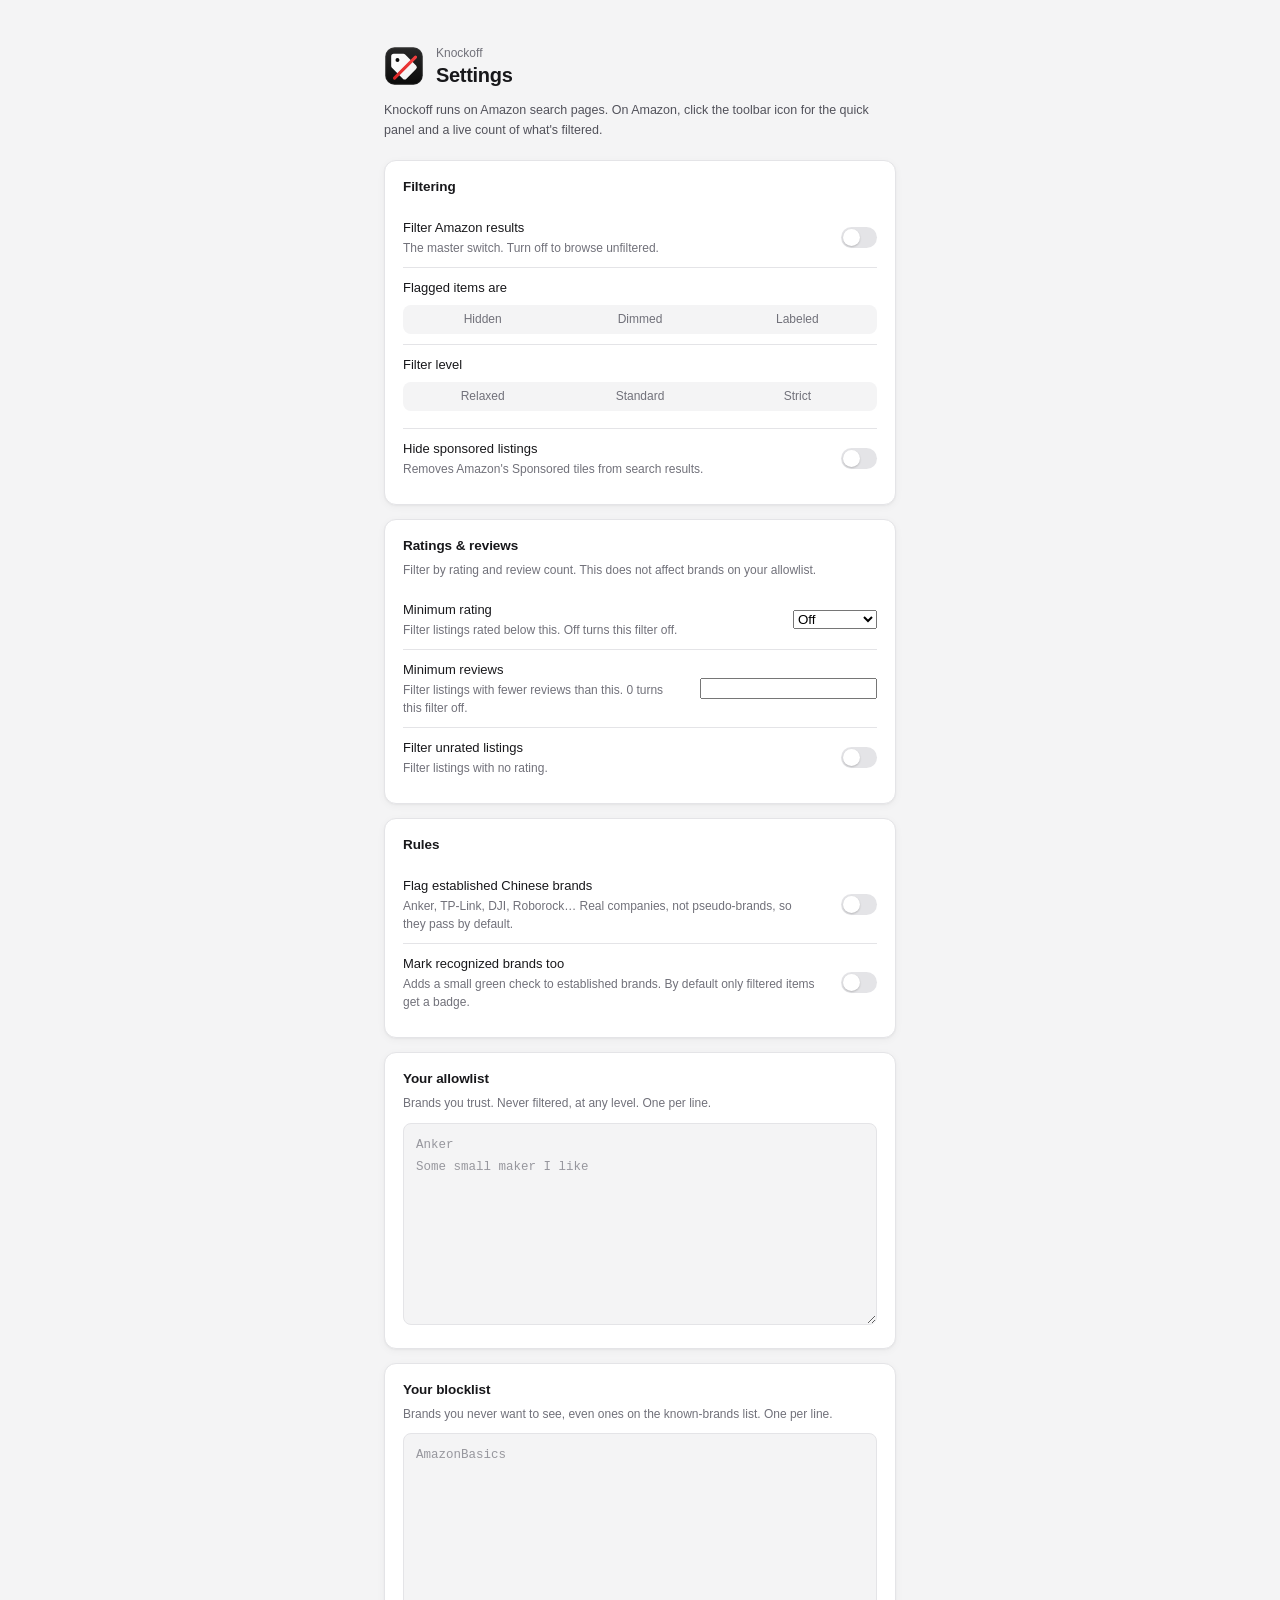
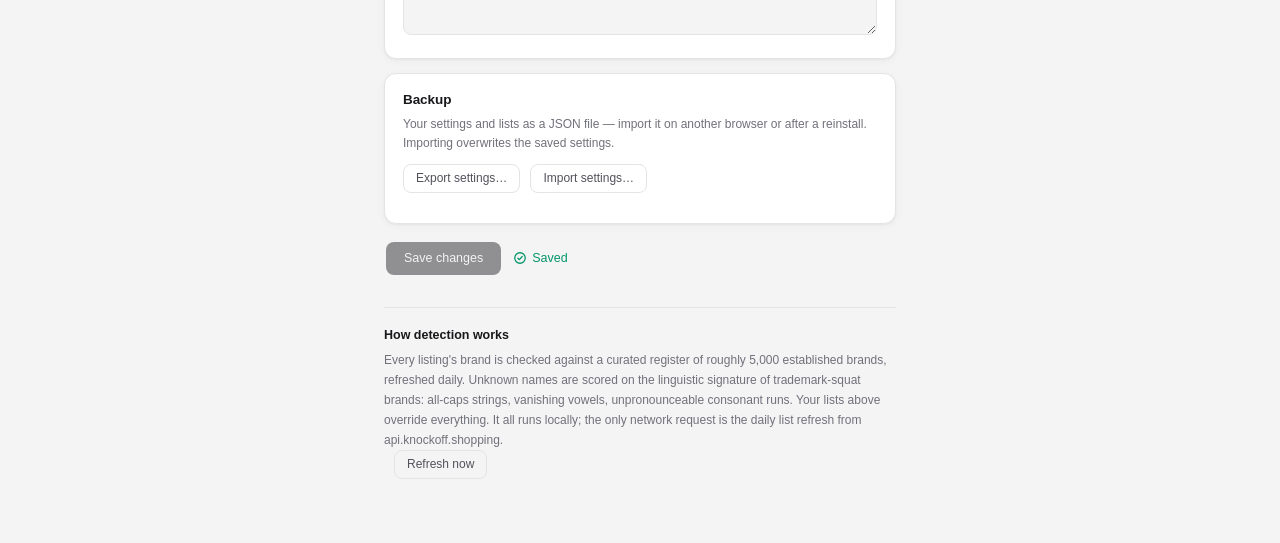
<file: options/options.html>
<!DOCTYPE html>
<html>
<head>
  <meta charset="utf-8">
  <title>Knockoff Settings</title>
  <link rel="stylesheet" href="options.css">
</head>
<body>
  <main>
    <header class="masthead">
      <svg class="logo" viewBox="0 0 128 128" aria-hidden="true">
        <defs>
          <linearGradient id="lg-bg" x1="0" y1="0" x2="0" y2="1">
            <stop offset="0" stop-color="#292929"/>
            <stop offset="1" stop-color="#0a0a0a"/>
          </linearGradient>
          <linearGradient id="lg-tag" x1="0" y1="0" x2="1" y2="1">
            <stop offset="0" stop-color="#ffffff"/>
            <stop offset="1" stop-color="#f1f1f1"/>
          </linearGradient>
          <linearGradient id="lg-wax" x1="0" y1="1" x2="1" y2="0">
            <stop offset="0" stop-color="#dc2626"/>
            <stop offset="1" stop-color="#f43f3f"/>
          </linearGradient>
        </defs>
        <rect x="4" y="4" width="120" height="120" rx="30" fill="url(#lg-bg)"/>
        <rect x="6" y="6" width="116" height="116" rx="28" fill="none" stroke="rgba(255,255,255,0.08)" stroke-width="2.5"/>
        <g transform="translate(64 66) scale(4.1) translate(-12 -12)">
          <path d="M12.9 2.6 21.4 11.1a2 2 0 0 1 0 2.83l-7.47 7.47a2 2 0 0 1-2.83 0L2.6 12.9A2 2 0 0 1 2 11.49V4a2 2 0 0 1 2-2h7.49a2 2 0 0 1 1.41.6Z" fill="url(#lg-tag)"/>
          <circle cx="6.9" cy="6.9" r="1.55" fill="#0a0a0a"/>
          <path d="M4.6 21 21 4.6" stroke="url(#lg-wax)" stroke-width="2.4" stroke-linecap="round" fill="none"/>
        </g>
      </svg>
      <div>
        <p class="overline">Knockoff</p>
        <h1>Settings</h1>
      </div>
    </header>

    <p class="context">Knockoff runs on Amazon search pages. On Amazon, click
    the toolbar icon for the quick panel and a live count of what's filtered.</p>

    <section>
      <h2>Filtering</h2>
      <label class="row">
        <span class="row-copy">
          <span class="row-title">Filter Amazon results</span>
          <span class="row-sub">The master switch. Turn off to browse unfiltered.</span>
        </span>
        <span class="switch"><input type="checkbox" id="enabled"><span class="slider"></span></span>
      </label>
      <div class="field">
        <span class="field-label">Flagged items are</span>
        <div class="seg">
          <label><input type="radio" name="action" value="hide"><span>Hidden</span></label>
          <label><input type="radio" name="action" value="dim"><span>Dimmed</span></label>
          <label><input type="radio" name="action" value="label"><span>Labeled</span></label>
        </div>
      </div>
      <div class="field">
        <span class="field-label">Filter level</span>
        <div class="seg">
          <label><input type="radio" name="level" value="relaxed"><span>Relaxed</span></label>
          <label><input type="radio" name="level" value="standard"><span>Standard</span></label>
          <label><input type="radio" name="level" value="strict"><span>Strict</span></label>
        </div>
        <p class="hint" id="levelHint"></p>
      </div>
      <label class="row">
        <span class="row-copy">
          <span class="row-title">Hide sponsored listings</span>
          <span class="row-sub">Removes Amazon's Sponsored tiles from search results.</span>
        </span>
        <span class="switch"><input type="checkbox" id="hideSponsored"><span class="slider"></span></span>
      </label>
    </section>

    <section>
      <h2>Ratings &amp; reviews</h2>
      <p class="hint">Filter by rating and review count. This does not affect brands on your allowlist.</p>
      <label class="row">
        <span class="row-copy">
          <span class="row-title">Minimum rating</span>
          <span class="row-sub">Filter listings rated below this. Off turns this filter off.</span>
        </span>
        <select id="minRating" class="select">
          <option value="0">Off</option>
          <option value="4">4.0★ &amp; up</option>
          <option value="4.5">4.5★ &amp; up</option>
        </select>
      </label>
      <label class="row">
        <span class="row-copy">
          <span class="row-title">Minimum reviews</span>
          <span class="row-sub">Filter listings with fewer reviews than this. 0 turns this filter off.</span>
        </span>
        <input type="text" id="minReviews" class="num" inputmode="numeric" pattern="[0-9]*" maxlength="9">
      </label>
      <label class="row">
        <span class="row-copy">
          <span class="row-title">Filter unrated listings</span>
          <span class="row-sub">Filter listings with no rating.</span>
        </span>
        <span class="switch"><input type="checkbox" id="filterUnrated"><span class="slider"></span></span>
      </label>
    </section>

    <section>
      <h2>Rules</h2>
      <label class="row">
        <span class="row-copy">
          <span class="row-title">Flag established Chinese brands</span>
          <span class="row-sub">Anker, TP-Link, DJI, Roborock… Real companies, not
          pseudo-brands, so they pass by default.</span>
        </span>
        <span class="switch"><input type="checkbox" id="flagChineseMajor"><span class="slider"></span></span>
      </label>
      <label class="row">
        <span class="row-copy">
          <span class="row-title">Mark recognized brands too</span>
          <span class="row-sub">Adds a small green check to established brands.
          By default only filtered items get a badge.</span>
        </span>
        <span class="switch"><input type="checkbox" id="showKnownBadge"><span class="slider"></span></span>
      </label>
    </section>

    <section>
      <h2>Your allowlist</h2>
      <p class="hint">Brands you trust. Never filtered, at any level. One per line.</p>
      <textarea id="allow" rows="8" spellcheck="false" placeholder="Anker&#10;Some small maker I like"></textarea>
    </section>

    <section>
      <h2>Your blocklist</h2>
      <p class="hint">Brands you never want to see, even ones on the known-brands list. One per line.</p>
      <textarea id="block" rows="8" spellcheck="false" placeholder="AmazonBasics"></textarea>
    </section>

    <section>
      <h2>Backup</h2>
      <p class="hint">Your settings and lists as a JSON file — import it on another browser or after a reinstall. Importing overwrites the saved settings.</p>
      <p class="listmeta">
        <button id="exportSettings" class="ghost">Export settings…</button>
        <button id="importSettings" class="ghost">Import settings…</button>
        <input id="importFile" type="file" accept=".json,application/json" hidden>
        <span id="backupStatus"></span>
      </p>
    </section>

    <div class="actions">
      <button id="save" class="primary" disabled>Save changes</button>
      <span id="saved" class="saved" hidden>
        <svg viewBox="0 0 24 24" fill="none" stroke="currentColor" stroke-width="2.2" stroke-linecap="round" stroke-linejoin="round"><circle cx="12" cy="12" r="9"/><path d="m8.4 12.4 2.5 2.5 4.9-5.4"/></svg>
        Saved
      </span>
    </div>

    <footer class="colophon">
      <h3>How detection works</h3>
      <p>
        Every listing's brand is checked against a curated register of roughly
        5,000 established brands, refreshed daily. Unknown names are scored on the linguistic signature
        of trademark-squat brands: all-caps strings, vanishing vowels,
        unpronounceable consonant runs. Your lists above override everything.
        It all runs locally; the only network request is the daily list
        refresh from api.knockoff.shopping.
      </p>
      <p class="listmeta">
        <span id="listStatus"></span>
        <button id="refreshList" class="ghost">Refresh now</button>
      </p>
    </footer>
  </main>
  <script src="options.js"></script>
</body>
</html>
</file>
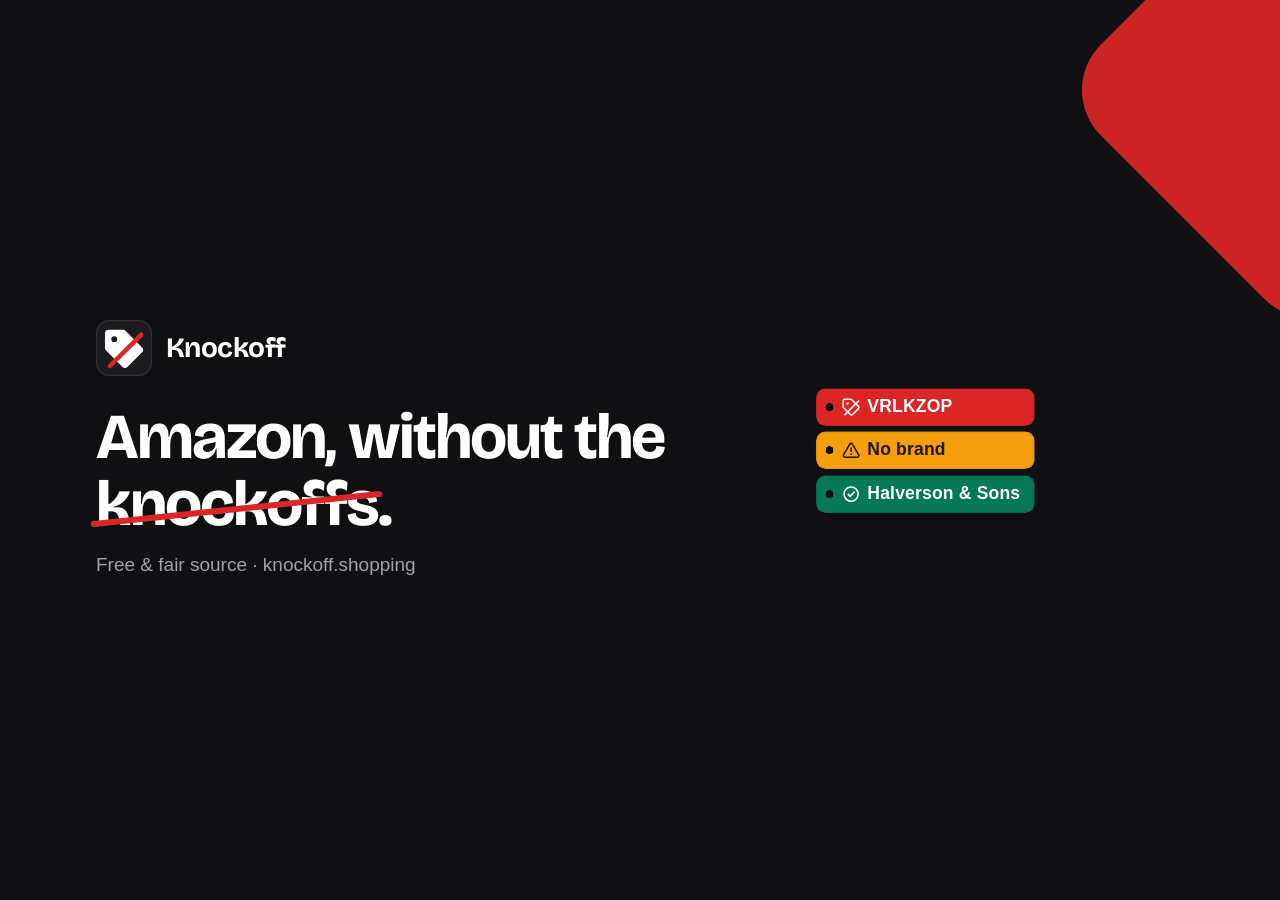
<file: store-assets/frames/marquee.html>
<!DOCTYPE html><html><head><meta charset="utf-8">
<link href="https://fonts.googleapis.com/css2?family=Bricolage+Grotesque:opsz,wght@12..96,400..800&display=swap" rel="stylesheet">
<link rel="stylesheet" href="frames.css">
<style>
  body{width:1400px;height:560px}
  .frame{flex-direction:row;align-items:center;gap:80px;padding:0 96px;position:relative;overflow:hidden}
  .frame::before{content:"";position:absolute;right:-90px;top:-90px;width:360px;height:360px;background:var(--red);transform:rotate(45deg);border-radius:64px;opacity:.92}
  h1{color:#fff;font-size:64px;max-width:640px;position:relative}
  h1 .slashed{position:relative;white-space:nowrap}
  h1 .slashed::after{content:"";position:absolute;left:-2%;right:-2%;top:54%;height:.09em;background:var(--red);border-radius:99px;transform:rotate(-6deg)}
  .sub{position:relative}
  .chips{display:flex;flex-direction:column;gap:16px;position:relative}
  .chip{transform:scale(1.35);transform-origin:left center}
</style>
</head><body class="dark">
<div class="frame">
  <div>
    <div style="display:flex;align-items:center;gap:14px;margin-bottom:28px">
      <svg width="56" height="56" viewBox="0 0 128 128"><rect width="128" height="128" rx="30" fill="#1c1c20"/><rect x="1.5" y="1.5" width="125" height="125" rx="28.5" fill="none" stroke="rgba(255,255,255,.09)" stroke-width="3"/><g transform="translate(64 66) scale(4.35) translate(-12 -12)"><path d="M12.9 2.6 21.4 11.1a2 2 0 0 1 0 2.83l-7.47 7.47a2 2 0 0 1-2.83 0L2.6 12.9A2 2 0 0 1 2 11.49V4a2 2 0 0 1 2-2h7.49a2 2 0 0 1 1.41.6Z" fill="#fff"/><circle cx="6.9" cy="6.9" r="1.55" fill="#1c1c20"/><path d="M4.6 21 21 4.6" stroke="#dc2626" stroke-width="2.4" stroke-linecap="round" fill="none"/></g></svg>
      <span style="font:700 28px/1 var(--display);letter-spacing:-.02em;color:#fff">Knockoff</span>
    </div>
    <h1>Amazon, without the <span class="slashed">knockoffs</span>.</h1>
    <p class="sub">Free &amp; fair source · knockoff.shopping</p>
  </div>
  <div class="chips">
    <span class="chip red"><svg viewBox="0 0 24 24" fill="none" stroke="currentColor" stroke-width="2" stroke-linecap="round" stroke-linejoin="round"><path d="M12.9 2.6 21.4 11.1a2 2 0 0 1 0 2.83l-7.47 7.47a2 2 0 0 1-2.83 0L2.6 12.9A2 2 0 0 1 2 11.49V4a2 2 0 0 1 2-2h7.49a2 2 0 0 1 1.41.6Z"/><circle cx="7.5" cy="7.5" r="1.5" fill="currentColor" stroke="none"/><path d="M4.2 21.5 21.5 4.2"/></svg>VRLKZOP</span>
    <span class="chip amber"><svg viewBox="0 0 24 24" fill="none" stroke="currentColor" stroke-width="2" stroke-linecap="round" stroke-linejoin="round"><path d="M13.73 4.4 21.6 18a2 2 0 0 1-1.73 3H4.13A2 2 0 0 1 2.4 18L10.27 4.4a2 2 0 0 1 3.46 0Z"/><path d="M12 9.4v4.2"/><circle cx="12" cy="17.2" r="1.1" fill="currentColor" stroke="none"/></svg>No brand</span>
    <span class="chip green"><svg viewBox="0 0 24 24" fill="none" stroke="currentColor" stroke-width="2" stroke-linecap="round" stroke-linejoin="round"><circle cx="12" cy="12" r="9"/><path d="m8.4 12.4 2.5 2.5 4.9-5.4"/></svg>Halverson &amp; Sons</span>
  </div>
</div>
</body></html>
</file>
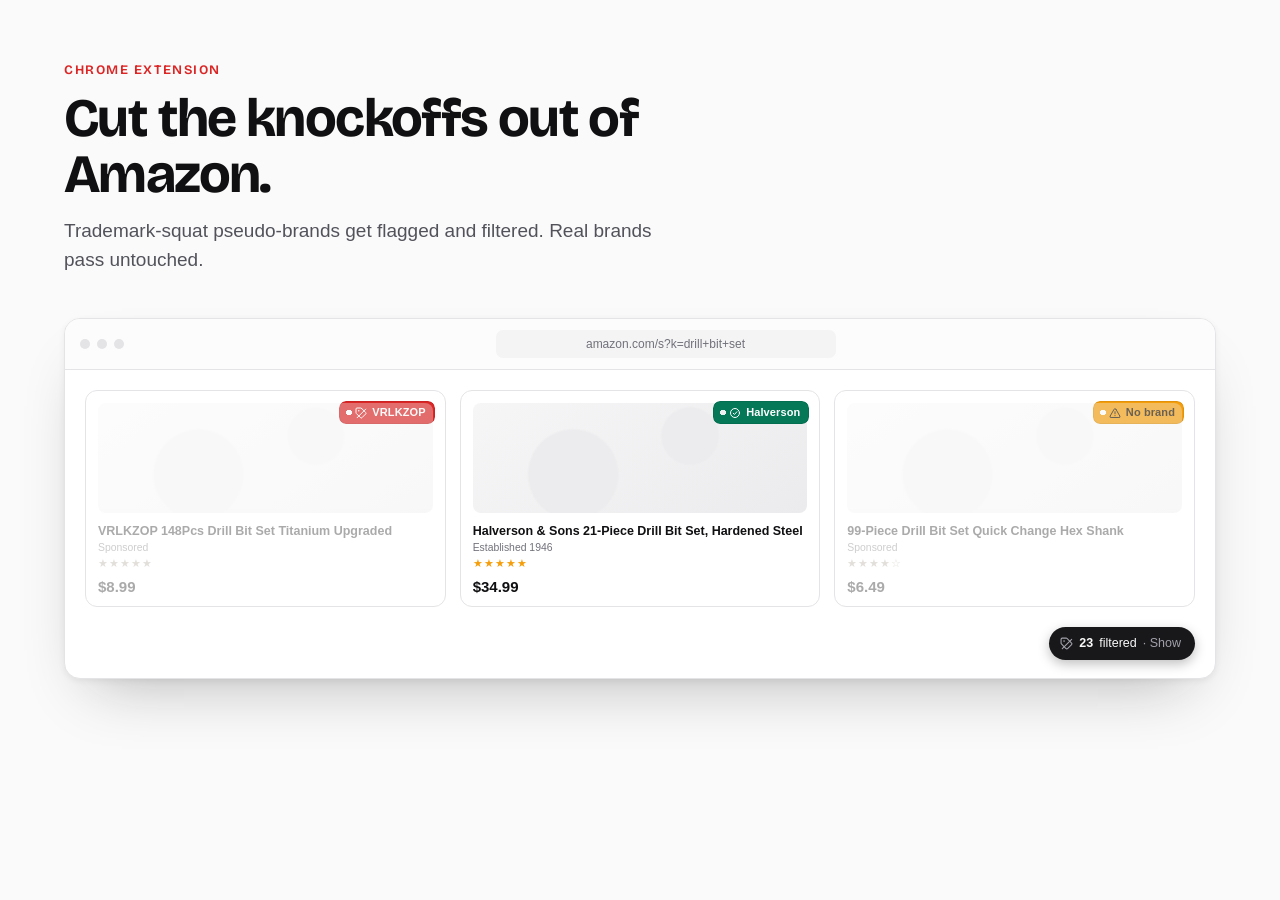
<file: store-assets/frames/shot-1.html>
<!DOCTYPE html><html><head><meta charset="utf-8">
<link href="https://fonts.googleapis.com/css2?family=Bricolage+Grotesque:opsz,wght@12..96,400..800&display=swap" rel="stylesheet">
<link rel="stylesheet" href="frames.css">
<style>body{width:1280px;height:800px}.browser{margin-top:44px}</style>
</head><body>
<div class="frame">
  <div class="kicker">Chrome extension</div>
  <h1>Cut the knockoffs out of Amazon.</h1>
  <p class="sub">Trademark-squat pseudo-brands get flagged and filtered. Real brands pass untouched.</p>
  <div class="browser">
    <div class="browser-bar"><span class="dot"></span><span class="dot"></span><span class="dot"></span><div class="urlbar">amazon.com/s?k=drill+bit+set</div></div>
    <div class="results">
      <div class="product junk">
        <span class="chip sm abs red"><svg viewBox="0 0 24 24" fill="none" stroke="currentColor" stroke-width="2" stroke-linecap="round" stroke-linejoin="round"><path d="M12.9 2.6 21.4 11.1a2 2 0 0 1 0 2.83l-7.47 7.47a2 2 0 0 1-2.83 0L2.6 12.9A2 2 0 0 1 2 11.49V4a2 2 0 0 1 2-2h7.49a2 2 0 0 1 1.41.6Z"/><circle cx="7.5" cy="7.5" r="1.5" fill="currentColor" stroke="none"/><path d="M4.2 21.5 21.5 4.2"/></svg>VRLKZOP</span>
        <div class="img"></div>
        <div class="t">VRLKZOP 148Pcs Drill Bit Set Titanium Upgraded<small>Sponsored</small></div>
        <div class="stars">★★★★★</div><div class="price">$8.99</div>
      </div>
      <div class="product">
        <span class="chip sm abs green"><svg viewBox="0 0 24 24" fill="none" stroke="currentColor" stroke-width="2" stroke-linecap="round" stroke-linejoin="round"><circle cx="12" cy="12" r="9"/><path d="m8.4 12.4 2.5 2.5 4.9-5.4"/></svg>Halverson</span>
        <div class="img"></div>
        <div class="t">Halverson &amp; Sons 21-Piece Drill Bit Set, Hardened Steel<small>Established 1946</small></div>
        <div class="stars">★★★★★</div><div class="price">$34.99</div>
      </div>
      <div class="product junk">
        <span class="chip sm abs amber"><svg viewBox="0 0 24 24" fill="none" stroke="currentColor" stroke-width="2" stroke-linecap="round" stroke-linejoin="round"><path d="M13.73 4.4 21.6 18a2 2 0 0 1-1.73 3H4.13A2 2 0 0 1 2.4 18L10.27 4.4a2 2 0 0 1 3.46 0Z"/><path d="M12 9.4v4.2"/><circle cx="12" cy="17.2" r="1.1" fill="currentColor" stroke="none"/></svg>No brand</span>
        <div class="img"></div>
        <div class="t">99-Piece Drill Bit Set Quick Change Hex Shank<small>Sponsored</small></div>
        <div class="stars">★★★★☆</div><div class="price">$6.49</div>
      </div>
    </div>
    <div style="display:flex;justify-content:flex-end;padding:0 20px 18px">
      <span class="pill"><svg viewBox="0 0 24 24" fill="none" stroke="currentColor" stroke-width="2" stroke-linecap="round" stroke-linejoin="round"><path d="M12.9 2.6 21.4 11.1a2 2 0 0 1 0 2.83l-7.47 7.47a2 2 0 0 1-2.83 0L2.6 12.9A2 2 0 0 1 2 11.49V4a2 2 0 0 1 2-2h7.49a2 2 0 0 1 1.41.6Z"/><circle cx="7.5" cy="7.5" r="1.5" fill="currentColor" stroke="none"/><path d="M4.2 21.5 21.5 4.2"/></svg><b>23</b> filtered <i>· Show</i></span>
    </div>
  </div>
</div>
</body></html>
</file>
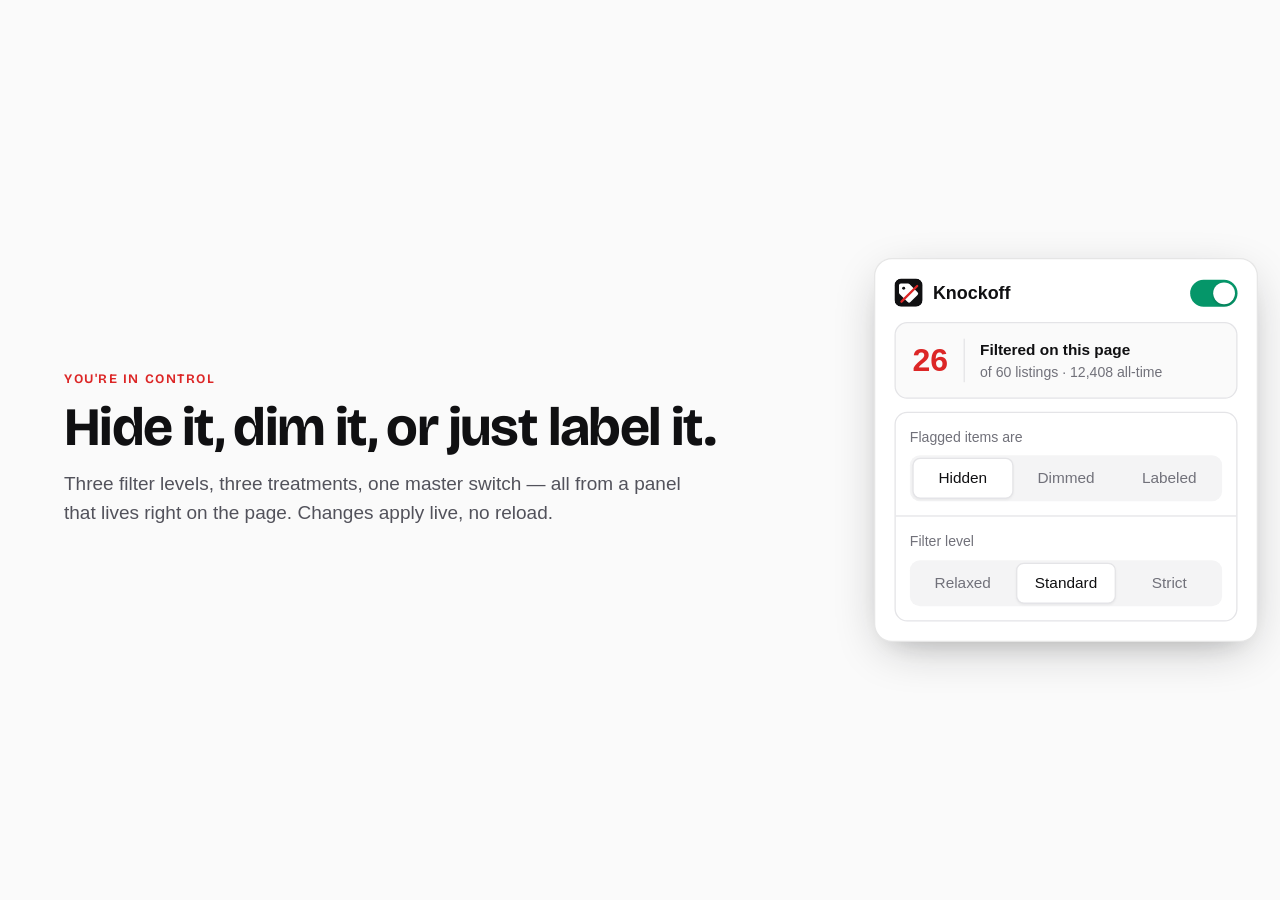
<file: store-assets/frames/shot-2.html>
<!DOCTYPE html><html><head><meta charset="utf-8">
<link href="https://fonts.googleapis.com/css2?family=Bricolage+Grotesque:opsz,wght@12..96,400..800&display=swap" rel="stylesheet">
<link rel="stylesheet" href="frames.css">
<style>
  body{width:1280px;height:800px}
  .split{display:flex;gap:72px;align-items:center;flex:1}
  .panel{transform:scale(1.28);transform-origin:center}
</style>
</head><body>
<div class="frame">
  <div class="split">
    <div style="flex:1">
      <div class="kicker">You're in control</div>
      <h1>Hide it, dim it, or just label it.</h1>
      <p class="sub">Three filter levels, three treatments, one master switch — all from a panel
      that lives right on the page. Changes apply live, no reload.</p>
    </div>
    <div class="panel">
      <div class="panel-head">
        <span class="panel-brand"><svg width="22" height="22" viewBox="0 0 128 128"><rect width="128" height="128" rx="30" fill="#101012"/><g transform="translate(64 66) scale(4.35) translate(-12 -12)"><path d="M12.9 2.6 21.4 11.1a2 2 0 0 1 0 2.83l-7.47 7.47a2 2 0 0 1-2.83 0L2.6 12.9A2 2 0 0 1 2 11.49V4a2 2 0 0 1 2-2h7.49a2 2 0 0 1 1.41.6Z" fill="#fff"/><circle cx="6.9" cy="6.9" r="1.55" fill="#101012"/><path d="M4.6 21 21 4.6" stroke="#dc2626" stroke-width="2.4" stroke-linecap="round" fill="none"/></g></svg>Knockoff</span>
        <span class="switch"></span>
      </div>
      <div class="panel-stats">
        <span class="panel-num">26</span>
        <span class="panel-copy"><b>Filtered on this page</b><small>of 60 listings · 12,408 all-time</small></span>
      </div>
      <div class="panel-card">
        <div class="panel-label">Flagged items are</div>
        <div class="seg"><span class="on">Hidden</span><span>Dimmed</span><span>Labeled</span></div>
        <div class="panel-rule"></div>
        <div class="panel-label">Filter level</div>
        <div class="seg"><span>Relaxed</span><span class="on">Standard</span><span>Strict</span></div>
      </div>
    </div>
  </div>
</div>
</body></html>
</file>
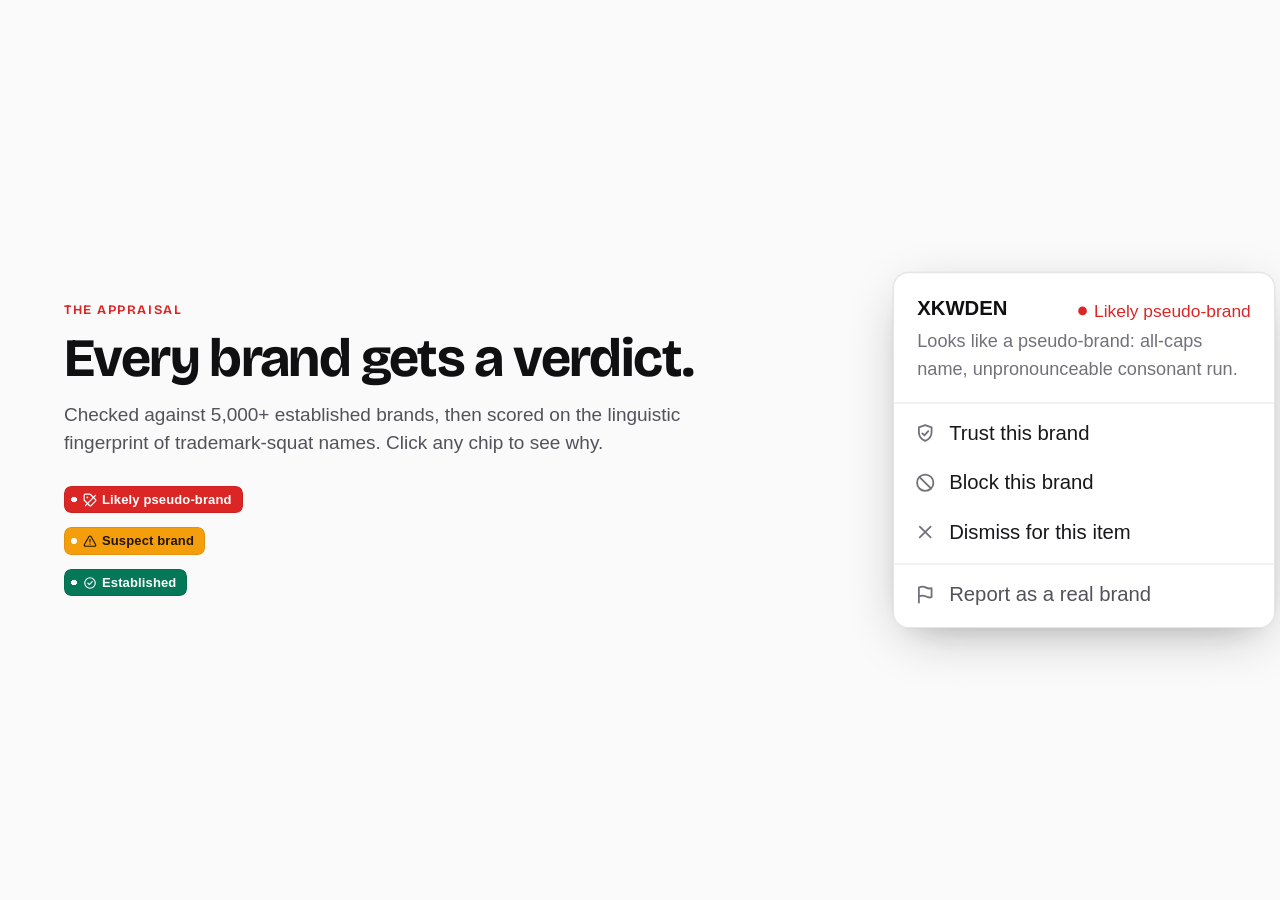
<file: store-assets/frames/shot-3.html>
<!DOCTYPE html><html><head><meta charset="utf-8">
<link href="https://fonts.googleapis.com/css2?family=Bricolage+Grotesque:opsz,wght@12..96,400..800&display=swap" rel="stylesheet">
<link rel="stylesheet" href="frames.css">
<style>
  body{width:1280px;height:800px}
  .split{display:flex;gap:72px;align-items:center;flex:1}
  .menu{transform:scale(1.45);transform-origin:center}
  .chips{display:flex;flex-direction:column;gap:14px;align-items:flex-start;margin-top:28px}
</style>
</head><body>
<div class="frame">
  <div class="split">
    <div style="flex:1">
      <div class="kicker">The appraisal</div>
      <h1>Every brand gets a verdict.</h1>
      <p class="sub">Checked against 5,000+ established brands, then scored on the linguistic
      fingerprint of trademark-squat names. Click any chip to see why.</p>
      <div class="chips">
        <span class="chip red"><svg viewBox="0 0 24 24" fill="none" stroke="currentColor" stroke-width="2" stroke-linecap="round" stroke-linejoin="round"><path d="M12.9 2.6 21.4 11.1a2 2 0 0 1 0 2.83l-7.47 7.47a2 2 0 0 1-2.83 0L2.6 12.9A2 2 0 0 1 2 11.49V4a2 2 0 0 1 2-2h7.49a2 2 0 0 1 1.41.6Z"/><circle cx="7.5" cy="7.5" r="1.5" fill="currentColor" stroke="none"/><path d="M4.2 21.5 21.5 4.2"/></svg>Likely pseudo-brand</span>
        <span class="chip amber"><svg viewBox="0 0 24 24" fill="none" stroke="currentColor" stroke-width="2" stroke-linecap="round" stroke-linejoin="round"><path d="M13.73 4.4 21.6 18a2 2 0 0 1-1.73 3H4.13A2 2 0 0 1 2.4 18L10.27 4.4a2 2 0 0 1 3.46 0Z"/><path d="M12 9.4v4.2"/><circle cx="12" cy="17.2" r="1.1" fill="currentColor" stroke="none"/></svg>Suspect brand</span>
        <span class="chip green"><svg viewBox="0 0 24 24" fill="none" stroke="currentColor" stroke-width="2" stroke-linecap="round" stroke-linejoin="round"><circle cx="12" cy="12" r="9"/><path d="m8.4 12.4 2.5 2.5 4.9-5.4"/></svg>Established</span>
      </div>
    </div>
    <div class="menu">
      <div class="menu-head"><span class="b">XKWDEN</span><span class="menu-verdict red">Likely pseudo-brand</span></div>
      <div class="menu-reason">Looks like a pseudo-brand: all-caps name, unpronounceable consonant run.</div>
      <div class="menu-sep"></div>
      <div class="menu-row"><svg viewBox="0 0 24 24" fill="none" stroke="currentColor" stroke-width="2" stroke-linecap="round" stroke-linejoin="round"><path d="M12 2.8 19 5.4v5.2c0 4.6-2.9 7.8-7 9.6-4.1-1.8-7-5-7-9.6V5.4Z"/><path d="m8.8 11.9 2.3 2.3 4.3-4.7"/></svg>Trust this brand</div>
      <div class="menu-row"><svg viewBox="0 0 24 24" fill="none" stroke="currentColor" stroke-width="2" stroke-linecap="round"><circle cx="12" cy="12" r="9"/><path d="m5.7 5.7 12.6 12.6"/></svg>Block this brand</div>
      <div class="menu-row"><svg viewBox="0 0 24 24" fill="none" stroke="currentColor" stroke-width="2" stroke-linecap="round"><path d="m6 6 12 12M18 6 6 18"/></svg>Dismiss for this item</div>
      <div class="menu-sep"></div>
      <div class="menu-row quiet"><svg viewBox="0 0 24 24" fill="none" stroke="currentColor" stroke-width="2" stroke-linecap="round" stroke-linejoin="round"><path d="M5 21V4.5C7.7 3 10.3 3 13 4.5c2 1.1 4 1.3 6 .6V15c-2 .7-4 .5-6-.6-2.7-1.5-5.3-1.5-8 0"/></svg>Report as a real brand</div>
    </div>
  </div>
</div>
</body></html>
</file>
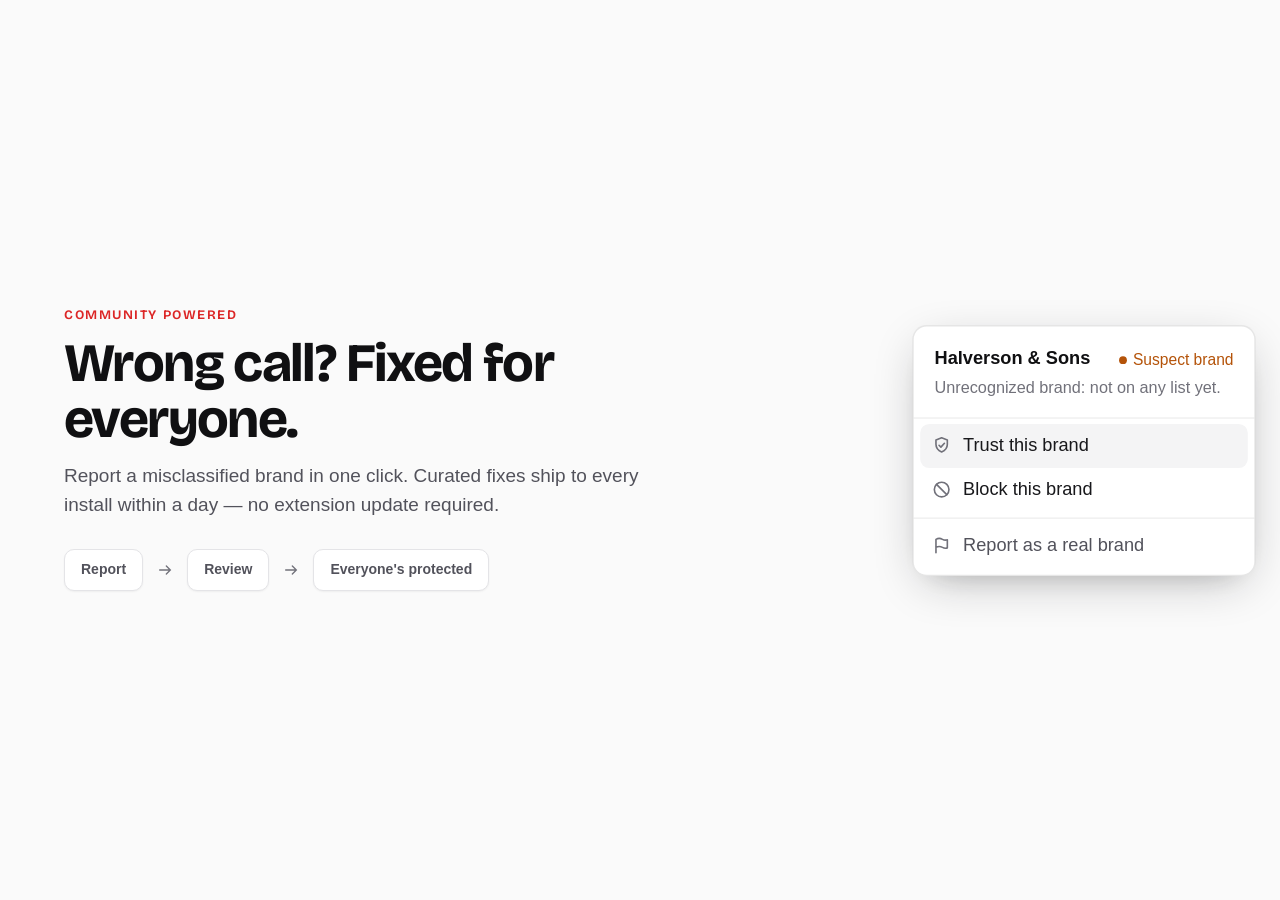
<file: store-assets/frames/shot-4.html>
<!DOCTYPE html><html><head><meta charset="utf-8">
<link href="https://fonts.googleapis.com/css2?family=Bricolage+Grotesque:opsz,wght@12..96,400..800&display=swap" rel="stylesheet">
<link rel="stylesheet" href="frames.css">
<style>
  body{width:1280px;height:800px}
  .split{display:flex;gap:72px;align-items:center;flex:1}
  .stack{display:flex;flex-direction:column;gap:18px;align-items:center}
  .menu{transform:scale(1.3);transform-origin:center}
  .flow{display:flex;align-items:center;gap:14px;margin-top:30px;font:600 14px/1.4 var(--sans);color:var(--ink-2)}
  .flow .step-chip{background:#fff;border:1px solid var(--line);border-radius:10px;padding:10px 16px;box-shadow:0 1px 2px rgba(0,0,0,.05)}
  .flow svg{width:16px;height:16px;color:var(--ink-3)}
</style>
</head><body>
<div class="frame">
  <div class="split">
    <div style="flex:1">
      <div class="kicker">Community powered</div>
      <h1>Wrong call? Fixed for everyone.</h1>
      <p class="sub">Report a misclassified brand in one click. Curated fixes ship to every
      install within a day — no extension update required.</p>
      <div class="flow">
        <span class="step-chip">Report</span>
        <svg viewBox="0 0 24 24" fill="none" stroke="currentColor" stroke-width="2" stroke-linecap="round"><path d="M4 12h15M14 6l6 6-6 6"/></svg>
        <span class="step-chip">Review</span>
        <svg viewBox="0 0 24 24" fill="none" stroke="currentColor" stroke-width="2" stroke-linecap="round"><path d="M4 12h15M14 6l6 6-6 6"/></svg>
        <span class="step-chip">Everyone's protected</span>
      </div>
    </div>
    <div class="stack">
      <div class="menu">
        <div class="menu-head"><span class="b">Halverson &amp; Sons</span><span class="menu-verdict amber">Suspect brand</span></div>
        <div class="menu-reason">Unrecognized brand: not on any list yet.</div>
        <div class="menu-sep"></div>
        <div class="menu-row hover"><svg viewBox="0 0 24 24" fill="none" stroke="currentColor" stroke-width="2" stroke-linecap="round" stroke-linejoin="round"><path d="M12 2.8 19 5.4v5.2c0 4.6-2.9 7.8-7 9.6-4.1-1.8-7-5-7-9.6V5.4Z"/><path d="m8.8 11.9 2.3 2.3 4.3-4.7"/></svg>Trust this brand</div>
        <div class="menu-row"><svg viewBox="0 0 24 24" fill="none" stroke="currentColor" stroke-width="2" stroke-linecap="round"><circle cx="12" cy="12" r="9"/><path d="m5.7 5.7 12.6 12.6"/></svg>Block this brand</div>
        <div class="menu-sep"></div>
        <div class="menu-row quiet"><svg viewBox="0 0 24 24" fill="none" stroke="currentColor" stroke-width="2" stroke-linecap="round" stroke-linejoin="round"><path d="M5 21V4.5C7.7 3 10.3 3 13 4.5c2 1.1 4 1.3 6 .6V15c-2 .7-4 .5-6-.6-2.7-1.5-5.3-1.5-8 0"/></svg>Report as a real brand</div>
      </div>
    </div>
  </div>
</div>
</body></html>
</file>
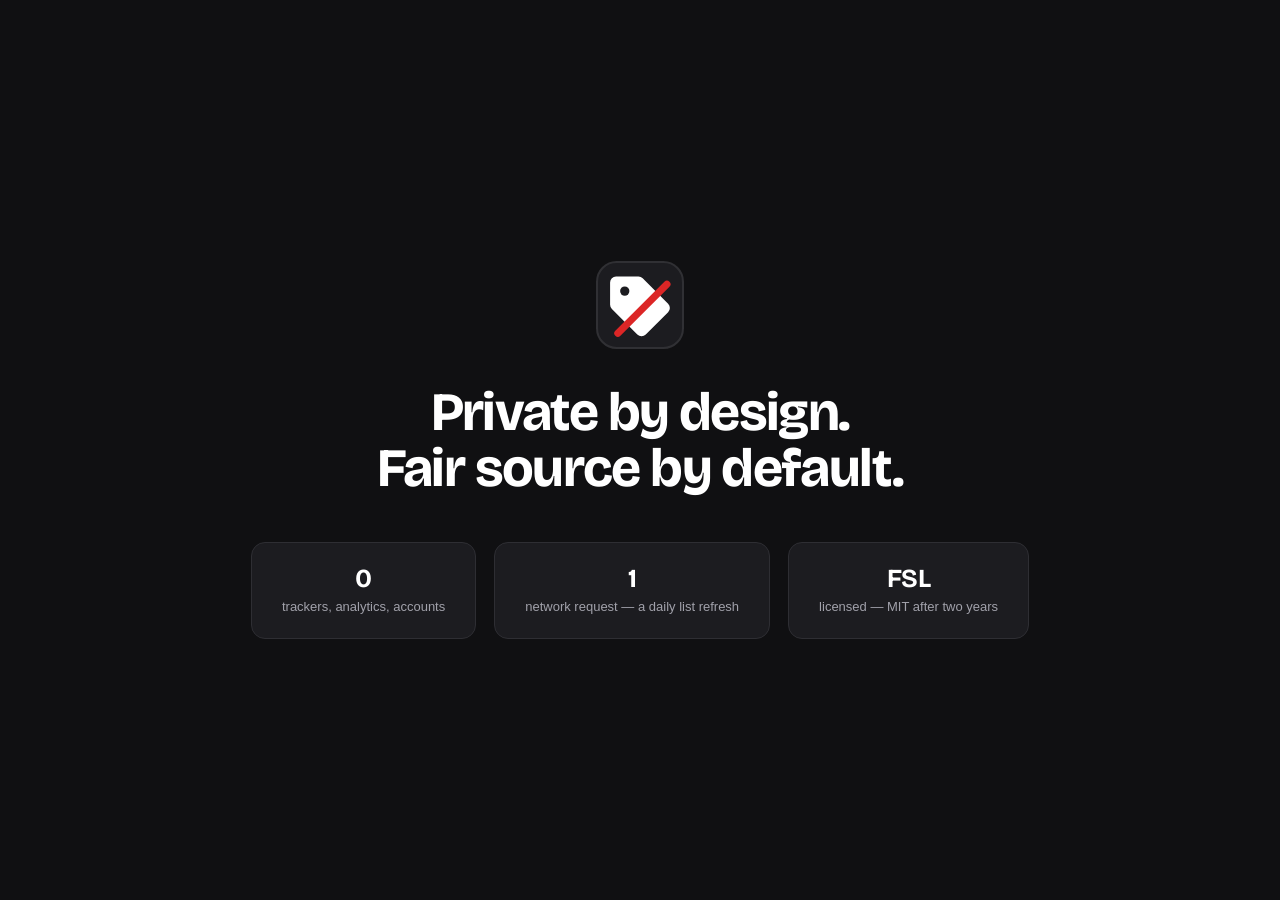
<file: store-assets/frames/shot-5.html>
<!DOCTYPE html><html><head><meta charset="utf-8">
<link href="https://fonts.googleapis.com/css2?family=Bricolage+Grotesque:opsz,wght@12..96,400..800&display=swap" rel="stylesheet">
<link rel="stylesheet" href="frames.css">
<style>
  body{width:1280px;height:800px}
  .frame{align-items:center;justify-content:center;text-align:center;position:relative}
  h1{max-width:820px}
  .marks{display:flex;gap:16px;justify-content:center;margin-bottom:36px}
  .facts{display:flex;gap:18px;justify-content:center;margin-top:44px}
  .fact{background:#1c1c20;border:1px solid #2e2e33;border-radius:14px;padding:20px 30px;min-width:200px}
  .fact b{display:block;font:700 26px/1.2 var(--display);letter-spacing:-.02em;color:#fff}
  .fact span{font-size:13px;color:#a1a1aa}
</style>
</head><body class="dark">
<div class="frame">
  <div class="marks">
    <svg width="88" height="88" viewBox="0 0 128 128"><rect width="128" height="128" rx="30" fill="#1c1c20"/><rect x="1.5" y="1.5" width="125" height="125" rx="28.5" fill="none" stroke="rgba(255,255,255,.09)" stroke-width="3"/><g transform="translate(64 66) scale(4.35) translate(-12 -12)"><path d="M12.9 2.6 21.4 11.1a2 2 0 0 1 0 2.83l-7.47 7.47a2 2 0 0 1-2.83 0L2.6 12.9A2 2 0 0 1 2 11.49V4a2 2 0 0 1 2-2h7.49a2 2 0 0 1 1.41.6Z" fill="#fff"/><circle cx="6.9" cy="6.9" r="1.55" fill="#1c1c20"/><path d="M4.6 21 21 4.6" stroke="#dc2626" stroke-width="2.4" stroke-linecap="round" fill="none"/></g></svg>
  </div>
  <h1 style="color:#fff">Private by design.<br>Fair source by default.</h1>
  <div class="facts">
    <div class="fact"><b>0</b><span>trackers, analytics, accounts</span></div>
    <div class="fact"><b>1</b><span>network request — a daily list refresh</span></div>
    <div class="fact"><b>FSL</b><span>licensed — MIT after two years</span></div>
  </div>
</div>
</body></html>
</file>
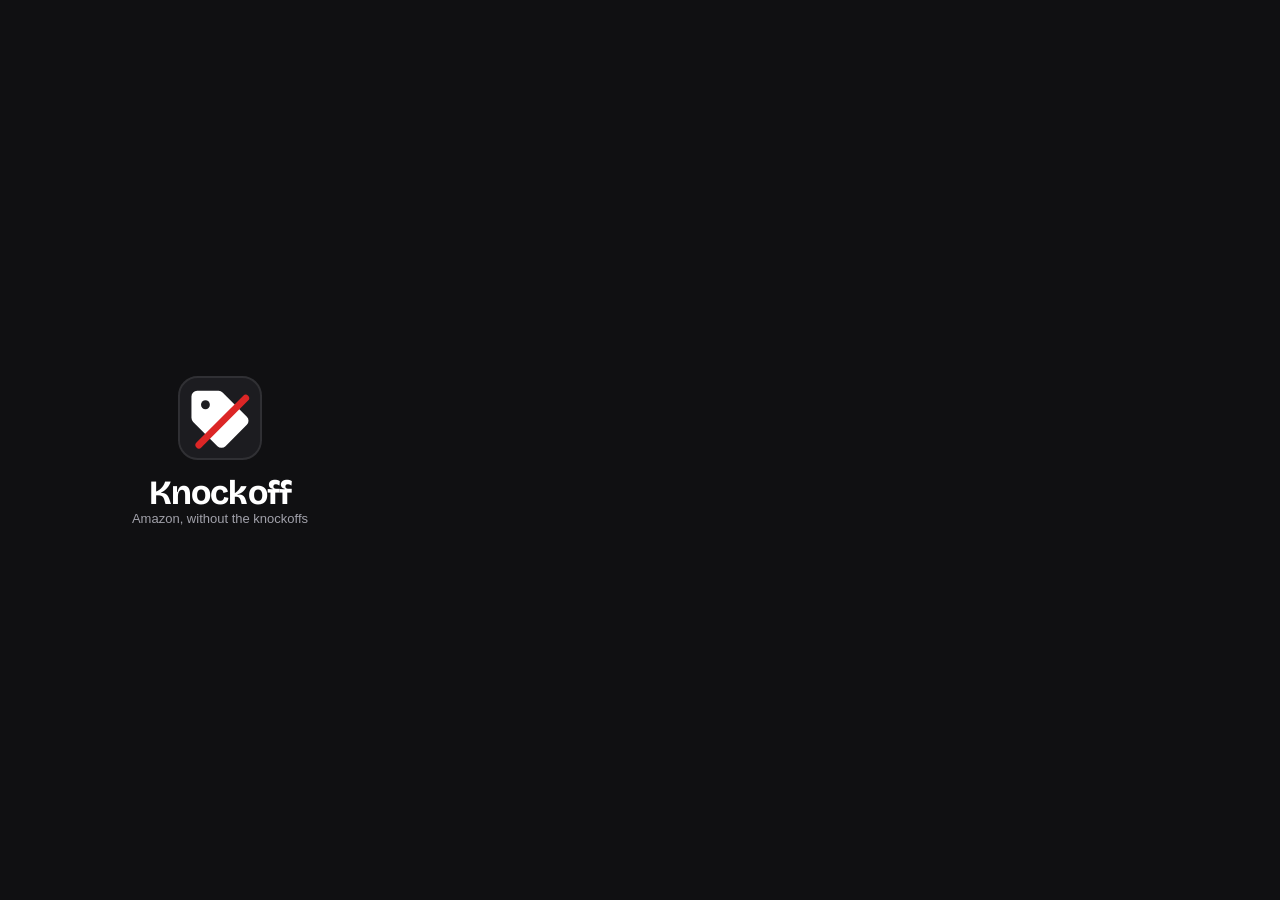
<file: store-assets/frames/tile-small.html>
<!DOCTYPE html><html><head><meta charset="utf-8">
<link href="https://fonts.googleapis.com/css2?family=Bricolage+Grotesque:opsz,wght@12..96,400..800&display=swap" rel="stylesheet">
<link rel="stylesheet" href="frames.css">
<style>
  body{width:440px;height:280px}
  .frame{align-items:center;justify-content:center;gap:16px;padding:0}
  .word{font:700 34px/1 var(--display);letter-spacing:-.025em;color:#fff}
  .tag{font:500 13px/1 var(--sans);color:#a1a1aa;margin-top:2px}
</style>
</head><body class="dark">
<div class="frame">
  <svg width="84" height="84" viewBox="0 0 128 128"><rect width="128" height="128" rx="30" fill="#1c1c20"/><rect x="1.5" y="1.5" width="125" height="125" rx="28.5" fill="none" stroke="rgba(255,255,255,.09)" stroke-width="3"/><g transform="translate(64 66) scale(4.35) translate(-12 -12)"><path d="M12.9 2.6 21.4 11.1a2 2 0 0 1 0 2.83l-7.47 7.47a2 2 0 0 1-2.83 0L2.6 12.9A2 2 0 0 1 2 11.49V4a2 2 0 0 1 2-2h7.49a2 2 0 0 1 1.41.6Z" fill="#fff"/><circle cx="6.9" cy="6.9" r="1.55" fill="#1c1c20"/><path d="M4.6 21 21 4.6" stroke="#dc2626" stroke-width="2.4" stroke-linecap="round" fill="none"/></g></svg>
  <div style="text-align:center">
    <div class="word">Knockoff</div>
    <div class="tag">Amazon, without the knockoffs</div>
  </div>
</div>
</body></html>
</file>
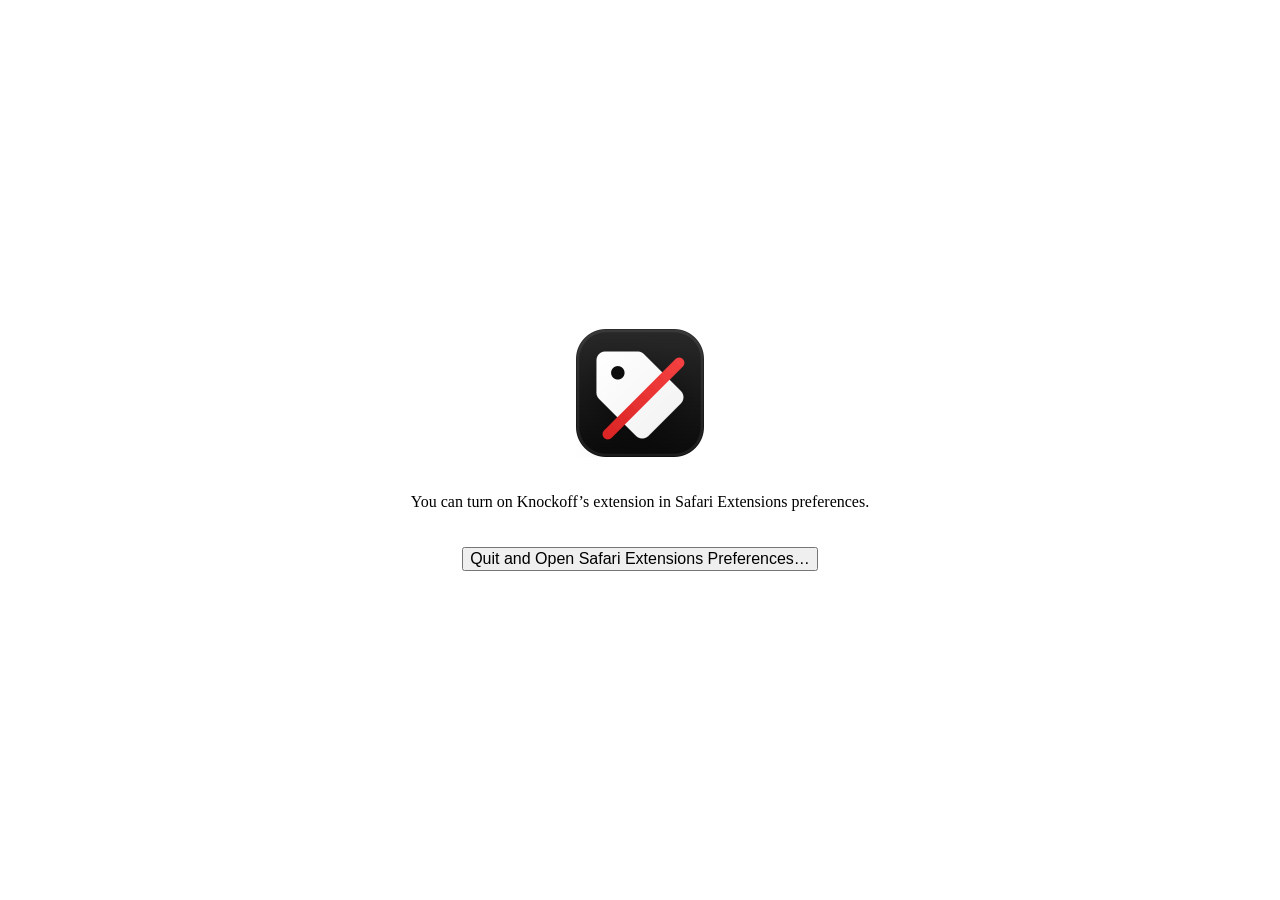
<file: safari/Knockoff/Knockoff/Resources/Base.lproj/Main.html>
<!DOCTYPE html>
<html>
<head>
    <meta http-equiv="Content-Type" content="text/html; charset=utf-8">
    <meta http-equiv="Content-Security-Policy" content="default-src 'self'">

    <meta name="viewport" content="width=device-width, initial-scale=1, user-scalable=no">

    <link rel="stylesheet" href="../Style.css">
    <script src="../Script.js" defer></script>
</head>
<body>
    <img src="../Icon.png" width="128" height="128" alt="Knockoff Icon">
    <p class="state-unknown">You can turn on Knockoff’s extension in Safari Extensions preferences.</p>
    <p class="state-on">Knockoff’s extension is currently on. You can turn it off in Safari Extensions preferences.</p>
    <p class="state-off">Knockoff’s extension is currently off. You can turn it on in Safari Extensions preferences.</p>
    <button class="open-preferences">Quit and Open Safari Extensions Preferences…</button>
</body>
</html>
</file>
<file: options/options.css>
/* Knockoff: options page. Same disciplined system as the popup: neutral
   palette, hairline structure, no ornament.                                 */

:root {
  --bg: #f4f4f5;
  --card: #ffffff;
  --ink: #18181b;
  --ink-2: #52525b;
  --ink-3: #71717a;
  --line: #e4e4e7;
  --track: #f4f4f5;
  --red: #dc2626;
  --green: #059669;
  --sans: -apple-system, BlinkMacSystemFont, "Segoe UI", Roboto, sans-serif;
  --mono: ui-monospace, SFMono-Regular, Menlo, Consolas, monospace;
  --shadow-s: 0 1px 2px rgba(0, 0, 0, 0.05);
  --shadow-m: 0 1px 2px rgba(0, 0, 0, 0.04), 0 2px 8px rgba(0, 0, 0, 0.04);
}

@media (prefers-color-scheme: dark) {
  :root {
    --bg: #18181b;
    --card: #232327;
    --ink: #f4f4f5;
    --ink-2: #b5b5bd;
    --ink-3: #85858f;
    --line: #35353b;
    --track: #2b2b30;
    --red: #f87171;
    --green: #34d399;
    --shadow-s: 0 1px 2px rgba(0, 0, 0, 0.4);
    --shadow-m: 0 1px 2px rgba(0, 0, 0, 0.35), 0 2px 8px rgba(0, 0, 0, 0.3);
  }
}

* { box-sizing: border-box; }

body {
  margin: 0;
  font: 400 13.5px/1.55 var(--sans);
  letter-spacing: 0;
  color: var(--ink);
  background: var(--bg);
  -webkit-font-smoothing: antialiased;
}

main {
  max-width: 560px;
  margin: 0 auto;
  padding: 44px 24px 64px;
}

/* ── Masthead ───────────────────────────────────────────────────────────── */

.masthead {
  display: flex;
  align-items: center;
  gap: 12px;
  margin-bottom: 24px;
}

.logo {
  width: 40px;
  height: 40px;
  border-radius: 10px;
}

.overline {
  margin: 0;
  font-size: 12px;
  font-weight: 500;
  letter-spacing: 0;
  color: var(--ink-3);
}

h1 {
  margin: 0;
  font-size: 20px;
  font-weight: 600;
  letter-spacing: -0.015em;
  line-height: 1.25;
}

.context {
  margin: -12px 0 20px;
  font-size: 12.5px;
  line-height: 1.6;
  color: var(--ink-2);
}

/* ── Sections ───────────────────────────────────────────────────────────── */

section {
  background: var(--card);
  border: 1px solid var(--line);
  border-radius: 12px;
  padding: 16px 18px;
  margin-bottom: 14px;
  box-shadow: var(--shadow-m);
}

h2 {
  margin: 0 0 10px;
  font-size: 13.5px;
  font-weight: 600;
  letter-spacing: -0.005em;
}

.hint {
  margin: -6px 0 10px;
  font-size: 12px;
  color: var(--ink-3);
}

/* toggle rows */
.row {
  display: flex;
  align-items: center;
  justify-content: space-between;
  gap: 24px;
  padding: 10px 0;
  cursor: pointer;
}

.row + .row {
  border-top: 1px solid var(--line);
}

.row-copy {
  display: flex;
  flex-direction: column;
  gap: 1px;
}

.row-title {
  font-weight: 500;
  font-size: 13px;
}

.row-sub {
  font-size: 12px;
  line-height: 1.5;
  color: var(--ink-3);
}

/* segmented controls (same look as the in-page panel, on page variables) */
.field {
  padding: 10px 0;
  border-top: 1px solid var(--line);
}

.field + .row {
  border-top: 1px solid var(--line);
}

.field-label {
  display: block;
  margin-bottom: 7px;
  font-weight: 500;
  font-size: 13px;
}

.field .hint {
  margin: 7px 1px 0;
}

.seg {
  display: flex;
  gap: 2px;
  padding: 2px;
  border-radius: 8px;
  background: var(--track);
}

.seg label {
  flex: 1;
}

.seg input {
  position: absolute;
  opacity: 0;
  width: 0;
  height: 0;
}

.seg span {
  display: flex;
  align-items: center;
  justify-content: center;
  height: 25px;
  border: 1px solid transparent;
  border-radius: 6px;
  font-size: 12px;
  color: var(--ink-3);
  cursor: pointer;
}

.seg span:hover {
  color: var(--ink);
}

.seg input:checked + span {
  background: var(--card);
  border-color: var(--line);
  color: var(--ink);
  font-weight: 500;
  box-shadow: var(--shadow-s);
}

.seg input:focus-visible + span {
  outline: 2px solid var(--ink-3);
  outline-offset: -1px;
}

/* ── Textareas ──────────────────────────────────────────────────────────── */

textarea {
  width: 100%;
  padding: 10px 12px;
  border: 1px solid var(--line);
  border-radius: 8px;
  background: var(--bg);
  color: var(--ink);
  font: 400 12.5px/1.8 var(--mono);
  resize: vertical;
  transition: border-color 0.12s ease, box-shadow 0.12s ease;
}

textarea:focus {
  outline: none;
  border-color: var(--ink-3);
  box-shadow: 0 0 0 3px rgba(113, 113, 122, 0.12);
}

textarea::placeholder {
  color: var(--ink-3);
  opacity: 0.7;
}

/* ── Actions ────────────────────────────────────────────────────────────── */

.actions {
  display: flex;
  align-items: center;
  gap: 12px;
  margin: 18px 2px;
}

button.primary {
  padding: 8px 18px;
  border: 0;
  border-radius: 8px;
  background: var(--ink);
  color: var(--bg);
  font: 500 12.5px/1.4 var(--sans);
  letter-spacing: 0;
  cursor: pointer;
  transition: opacity 0.12s ease;
}

button.primary:hover { opacity: 0.85; }
button.primary:active { opacity: 0.75; }
button.primary:disabled {
  cursor: default;
  opacity: 0.45;
}

.saved {
  display: inline-flex;
  align-items: center;
  gap: 5px;
  color: var(--green);
  font-weight: 500;
  font-size: 12.5px;
}

.saved svg {
  width: 14px;
  height: 14px;
}

/* ── Colophon ───────────────────────────────────────────────────────────── */

.colophon {
  margin-top: 32px;
  padding-top: 18px;
  border-top: 1px solid var(--line);
}

.colophon h3 {
  margin: 0 0 6px;
  font-size: 12.5px;
  font-weight: 600;
}

.colophon p {
  margin: 0;
  font-size: 12px;
  line-height: 1.65;
  color: var(--ink-3);
}

.colophon a {
  color: var(--ink-2);
  font-weight: 500;
  text-underline-offset: 2px;
}

.colophon a:hover { color: var(--ink); }

.listmeta {
  display: flex;
  align-items: center;
  gap: 10px;
  margin-top: 12px;
}

button.ghost {
  padding: 5px 12px;
  border: 1px solid var(--line);
  border-radius: 8px;
  background: transparent;
  color: var(--ink-2);
  font: 500 12px/1.4 var(--sans);
  cursor: pointer;
  transition: color 0.12s ease, border-color 0.12s ease;
}

button.ghost:hover { color: var(--ink); border-color: var(--ink-3); }
button.ghost:disabled {
  cursor: default;
  opacity: 0.45;
}

/* ── Switch ─────────────────────────────────────────────────────────────── */

.switch {
  position: relative;
  width: 36px;
  height: 21px;
  flex-shrink: 0;
}

.switch input {
  opacity: 0;
  width: 0;
  height: 0;
  position: absolute;
}

.slider {
  position: absolute;
  inset: 0;
  border-radius: 999px;
  background: var(--line);
  transition: background 0.15s;
  cursor: pointer;
}

.slider::before {
  content: "";
  position: absolute;
  top: 2px;
  left: 2px;
  width: 17px;
  height: 17px;
  border-radius: 50%;
  background: #fff;
  box-shadow: 0 1px 2px rgba(0, 0, 0, 0.2);
  transition: transform 0.15s cubic-bezier(0.4, 0, 0.2, 1);
}

.switch input:checked + .slider {
  background: var(--green);
}

.switch input:checked + .slider::before {
  transform: translateX(15px);
}

.switch input:focus-visible + .slider {
  outline: 2px solid var(--ink-3);
  outline-offset: 2px;
}
</file>
<file: store-assets/frames/frames.css>
/* Knockoff — Chrome Web Store frame components. Each frame HTML sets its own
   body size; render with scripts/render-store-assets.sh */

:root {
  --paper: #fafafa;
  --ink: #101012;
  --ink-2: #52525b;
  --ink-3: #71717a;
  --line: #e4e4e7;
  --red: #dc2626;
  --amber: #f59e0b;
  --amber-ink: #221503;
  --green: #047857;
  --display: "Bricolage Grotesque", -apple-system, sans-serif;
  --sans: -apple-system, BlinkMacSystemFont, "Segoe UI", Roboto, sans-serif;
}
* { box-sizing: border-box; margin: 0; }
body {
  background: var(--paper);
  color: var(--ink);
  font: 400 16px/1.5 var(--sans);
  -webkit-font-smoothing: antialiased;
  overflow: hidden;
}
body.dark { background: #101012; color: #fafafa; }

.frame { width: 100%; height: 100vh; padding: 64px; display: flex; flex-direction: column; }
.kicker {
  font: 650 13px/1 var(--display); letter-spacing: .12em; text-transform: uppercase;
  color: var(--red); margin-bottom: 14px;
}
h1 {
  font: 720 54px/1.04 var(--display); letter-spacing: -0.03em; max-width: 700px;
}
.sub { font-size: 19px; color: var(--ink-2); margin-top: 14px; max-width: 620px; }
body.dark .sub { color: #a1a1aa; }
.spacer { flex: 1; }

/* mark */
.mark { display: flex; align-items: center; gap: 12px; }
.mark svg { border-radius: 22%; }
.mark b { font: 700 30px/1 var(--display); letter-spacing: -0.02em; }

/* chips — the real thing, punched hole included */
.chip {
  display: inline-flex; align-items: center; gap: 5px;
  padding: 4px 11px 4px 19px; border-radius: 7px;
  font: 600 13px/1.5 var(--sans); letter-spacing: .01em;
  box-shadow: 0 1px 2px rgba(0,0,0,.18), inset 0 0 0 1px rgba(0,0,0,.08);
  -webkit-mask: radial-gradient(circle 3px at 10px 50%, transparent 96%, #000 100%);
          mask: radial-gradient(circle 3px at 10px 50%, transparent 96%, #000 100%);
}
.chip svg { width: 14px; height: 14px; }
.chip.red { background: var(--red); color: #fff; }
.chip.amber { background: var(--amber); color: var(--amber-ink); }
.chip.green { background: var(--green); color: #fff; }
.chip.sm { font-size: 11px; padding: 3px 9px 3px 16px; }
.chip.sm svg { width: 12px; height: 12px; }
.chip.abs { position: absolute; top: 10px; right: 10px; }

/* browser + product cards */
.browser {
  background: #fff; border: 1px solid var(--line); border-radius: 16px;
  box-shadow: 0 2px 6px rgba(16,16,18,.06), 0 30px 60px -28px rgba(16,16,18,.3);
  overflow: hidden;
}
.browser-bar {
  display: flex; align-items: center; gap: 7px;
  padding: 11px 15px; border-bottom: 1px solid var(--line); background: #fcfcfc;
}
.dot { width: 10px; height: 10px; border-radius: 50%; background: #e4e4e7; }
.urlbar {
  flex: 1; max-width: 340px; margin: 0 auto; background: #f4f4f5;
  border-radius: 7px; padding: 5px 14px; font-size: 12px; color: var(--ink-3); text-align: center;
}
.results { display: grid; grid-template-columns: repeat(3, 1fr); gap: 14px; padding: 20px; }
.product { position: relative; border: 1px solid var(--line); border-radius: 12px; padding: 12px; background: #fff; }
.product .img {
  height: 110px; border-radius: 8px; margin-bottom: 10px;
  background:
    radial-gradient(circle at 65% 30%, #ececee 12%, transparent 13%),
    radial-gradient(circle at 30% 65%, #ececee 18%, transparent 19%),
    linear-gradient(145deg, #f6f6f7, #ebebed);
}
.product .t { font-size: 12.5px; font-weight: 600; line-height: 1.4; }
.product .t small { display: block; font-weight: 400; color: var(--ink-3); }
.product .price { margin-top: 7px; font: 700 15px/1 var(--sans); }
.stars { color: var(--amber); font-size: 11px; letter-spacing: 1px; }
.product.junk .img, .product.junk .t, .product.junk .price, .product.junk .stars {
  opacity: .35; filter: grayscale(.9);
}
.pill {
  display: inline-flex; align-items: center; gap: 6px;
  padding: 8px 14px 8px 11px; border-radius: 999px;
  background: #18181b; color: #fafafa; font: 500 12.5px/1.4 var(--sans);
  box-shadow: 0 4px 12px rgba(0,0,0,.25);
}
.pill b { font-weight: 600; } .pill i { font-style: normal; color: #a1a1aa; }
.pill svg { width: 13px; height: 13px; color: #a1a1aa; }

/* popover menu mock */
.menu {
  width: 264px; padding: 5px; border-radius: 11px; background: #fff;
  border: 1px solid rgba(17,17,17,.1);
  box-shadow: 0 10px 38px -10px rgba(22,23,24,.32), 0 10px 20px -15px rgba(22,23,24,.2);
  font-size: 14px;
}
.menu-head { padding: 9px 11px 2px; display: flex; justify-content: space-between; align-items: baseline; }
.menu-head .b { font-weight: 600; }
.menu-verdict { display: inline-flex; align-items: center; gap: 5px; font-size: 12px; font-weight: 500; }
.menu-verdict::before { content: ""; width: 6px; height: 6px; border-radius: 50%; background: currentColor; }
.menu-verdict.red { color: var(--red); } .menu-verdict.amber { color: #b45309; }
.menu-reason { padding: 1px 11px 9px; font-size: 12.5px; color: var(--ink-3); }
.menu-sep { height: 1px; margin: 4px -5px; background: rgba(17,17,17,.07); }
.menu-row {
  display: flex; align-items: center; gap: 9px; height: 34px; padding: 0 9px;
  border-radius: 7px; font-size: 14px; color: #18181b;
}
.menu-row svg { width: 15px; height: 15px; color: var(--ink-3); }
.menu-row.hover { background: #f4f4f5; }
.menu-row.quiet { color: var(--ink-2); }

/* in-page panel mock */
.panel {
  width: 300px; padding: 15px; border-radius: 14px; background: #fff;
  border: 1px solid rgba(17,17,17,.1);
  box-shadow: 0 10px 38px -10px rgba(22,23,24,.32), 0 10px 20px -15px rgba(22,23,24,.2);
}
.panel-head { display: flex; align-items: center; justify-content: space-between; margin-bottom: 12px; }
.panel-brand { display: flex; align-items: center; gap: 8px; font: 600 14px/1 var(--sans); }
.panel-brand svg { border-radius: 5px; }
.switch { width: 37px; height: 21px; border-radius: 99px; background: #059669; position: relative; }
.switch::before { content: ""; position: absolute; top: 2px; right: 2px; width: 17px; height: 17px; border-radius: 50%; background: #fff; box-shadow: 0 1px 2px rgba(0,0,0,.2); }
.panel-stats {
  display: flex; align-items: center; gap: 12px; margin-bottom: 10px;
  padding: 10px 13px; border-radius: 10px; border: 1px solid var(--line); background: #fafafa;
}
.panel-num { font-size: 25px; font-weight: 600; color: var(--red); font-variant-numeric: tabular-nums; }
.panel-copy { border-left: 1px solid var(--line); padding-left: 12px; font-size: 12px; }
.panel-copy small { display: block; color: var(--ink-3); font-size: 11px; }
.panel-card { border: 1px solid var(--line); border-radius: 10px; padding: 11px; }
.panel-label { font-size: 11px; font-weight: 500; color: var(--ink-3); margin-bottom: 6px; }
.seg { display: flex; gap: 2px; padding: 2px; border-radius: 8px; background: #f4f4f5; }
.seg span {
  flex: 1; text-align: center; padding: 6px 0; border-radius: 6px; border: 1px solid transparent;
  font-size: 12px; color: var(--ink-3);
}
.seg span.on { background: #fff; border-color: var(--line); color: var(--ink); font-weight: 500; box-shadow: 0 1px 2px rgba(0,0,0,.05); }
.panel-rule { height: 1px; background: var(--line); margin: 11px -11px; }

.foot-tag {
  position: absolute; bottom: 40px; left: 64px; display: flex; align-items: center; gap: 10px;
  font: 600 15px/1 var(--display); color: var(--ink-3);
}
.foot-tag svg { border-radius: 22%; }
</file>
<file: safari/Knockoff/Knockoff/Resources/Style.css>
* {
    -webkit-user-select: none;
    -webkit-user-drag: none;
    cursor: default;
}

:root {
    color-scheme: light dark;

    --spacing: 20px;
}

html {
    height: 100%;
}

body {
    display: flex;
    align-items: center;
    justify-content: center;
    flex-direction: column;

    gap: var(--spacing);
    margin: 0 calc(var(--spacing) * 2);
    height: 100%;

    font: -apple-system-short-body;
    text-align: center;
}

body:not(.state-on, .state-off) :is(.state-on, .state-off) {
    display: none;
}

body.state-on :is(.state-off, .state-unknown) {
    display: none;
}

body.state-off :is(.state-on, .state-unknown) {
    display: none;
}

button {
    font-size: 1em;
}
</file>
